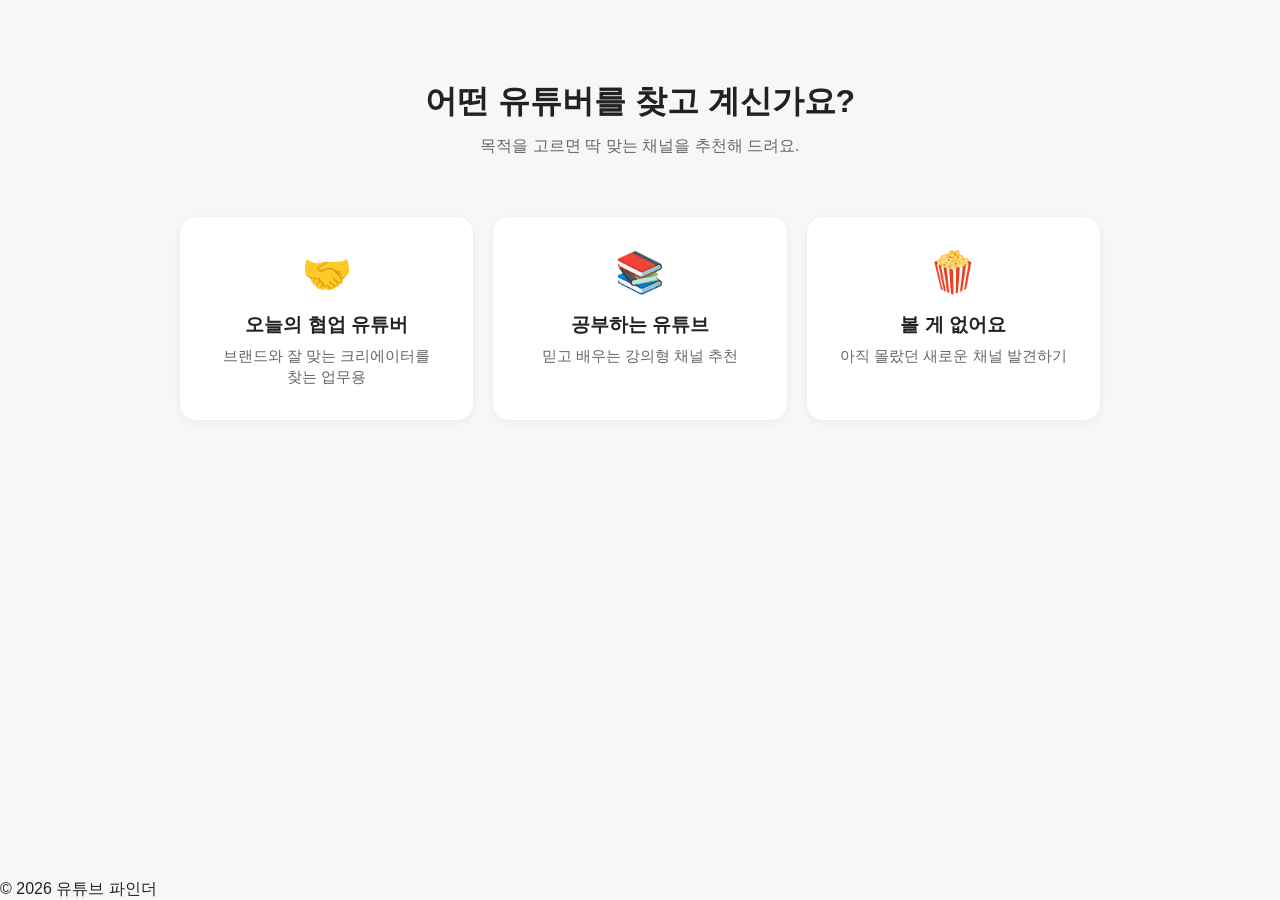
<file: index.html>
<!DOCTYPE html>
<html lang="ko">
<head>
  <meta charset="UTF-8">
  <meta name="viewport" content="width=device-width, initial-scale=1.0">
  <title>유튜브 파인더</title>
  <link rel="stylesheet" href="style.css">
</head>
<body>

  <header class="hero">
    <h1>어떤 유튜버를 찾고 계신가요?</h1>
    <p>목적을 고르면 딱 맞는 채널을 추천해 드려요.</p>
  </header>

  <main class="cards">
    <a href="business.html" class="card">
      <span class="emoji">🤝</span>
      <h2>오늘의 협업 유튜버</h2>
      <p>브랜드와 잘 맞는 크리에이터를<br> 찾는 업무용</p>
    </a>

    <a href="study.html" class="card">
      <span class="emoji">📚</span>
      <h2>공부하는 유튜브</h2>
      <p>믿고 배우는 강의형 채널 추천</p>
    </a>

    <a href="fun.html" class="card">
      <span class="emoji">🍿</span>
      <h2>볼 게 없어요</h2>
      <p>아직 몰랐던 새로운 채널 발견하기</p>
    </a>
  </main>

  <footer>
    <p>© 2026 유튜브 파인더</p>
  </footer>

</body>
</html>
</file>
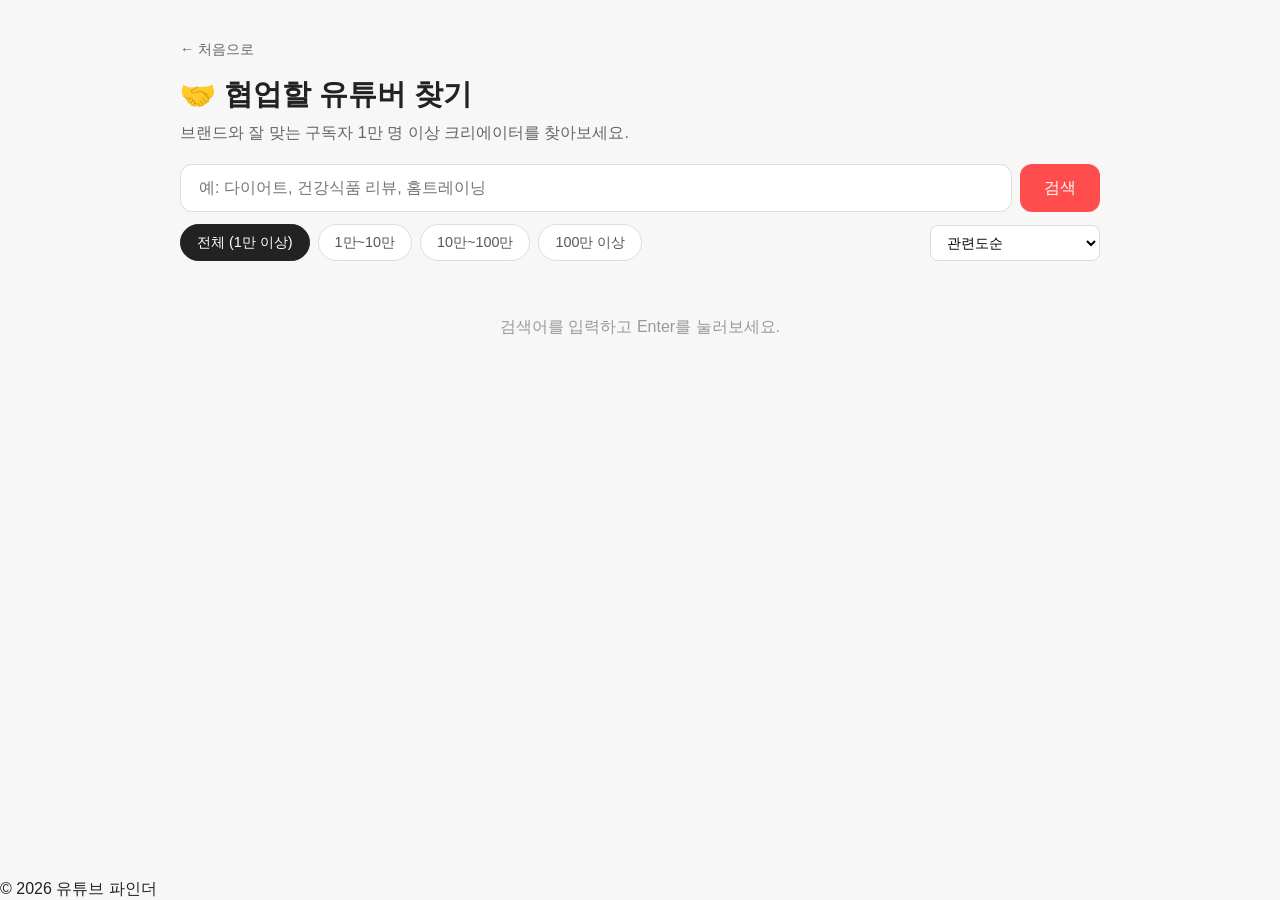
<file: business.html>
<!DOCTYPE html>
<html lang="ko">
<head>
  <meta charset="UTF-8">
  <meta name="viewport" content="width=device-width, initial-scale=1.0">
  <title>협업할 유튜버 찾기 | 유튜브 파인더</title>
  <link rel="stylesheet" href="style.css">
</head>
<body>

  <header class="page-header">
    <a href="index.html" class="back">← 처음으로</a>
    <h1>🤝 협업할 유튜버 찾기</h1>
    <p>브랜드와 잘 맞는 구독자 1만 명 이상 크리에이터를 찾아보세요.</p>
  </header>

  <section class="search-area">
    <form id="search-form" class="search-form">
      <input type="text" id="search" class="search-input" placeholder="예: 다이어트, 건강식품 리뷰, 홈트레이닝">
      <button type="submit" class="search-btn">검색</button>
    </form>

    <div class="toolbar">
      <div class="filters">
        <button class="filter-btn size-btn active" data-size="all">전체 (1만 이상)</button>
        <button class="filter-btn size-btn" data-size="small">1만~10만</button>
        <button class="filter-btn size-btn" data-size="mid">10만~100만</button>
        <button class="filter-btn size-btn" data-size="big">100만 이상</button>
      </div>
      <select id="sort" class="sort-select">
        <option value="relevance">관련도순</option>
        <option value="subscribers">구독자 많은 순</option>
        <option value="avgViews">평균 조회수 높은 순</option>
      </select>
    </div>

    <div class="result-bar">
      <p id="count" class="result-count"></p>
      <button class="reroll-btn" hidden>🔄 다른 채널 보기</button>
    </div>
    <p id="status" class="status">검색어를 입력하고 Enter를 눌러보세요.</p>
  </section>

  <main id="channel-list" class="channel-list"></main>

  <div class="reroll-bottom">
    <button class="reroll-btn" hidden>🔄 다른 채널 보기</button>
  </div>

  <footer>
    <p>© 2026 유튜브 파인더</p>
  </footer>

  <script>
    window.PAGE = {
      showEmail: true,
      avgLabel: '영상당 평균 조회수'
    };
  </script>
  <script src="config.js"></script>
  <script src="finder.js"></script>

</body>
</html>
</file>
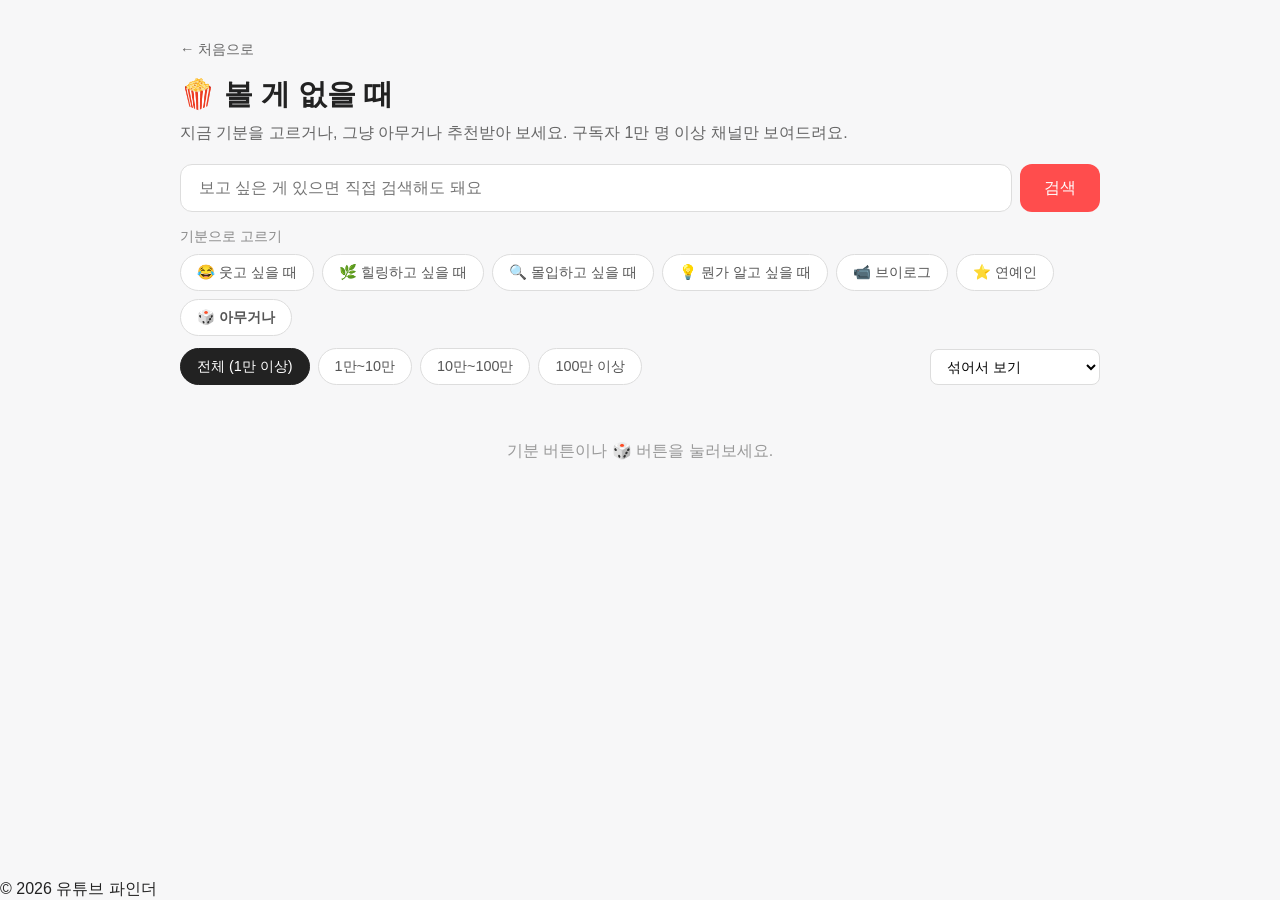
<file: fun.html>
<!DOCTYPE html>
<html lang="ko">
<head>
  <meta charset="UTF-8">
  <meta name="viewport" content="width=device-width, initial-scale=1.0">
  <title>볼 게 없을 때 | 유튜브 파인더</title>
  <link rel="stylesheet" href="style.css">
</head>
<body>

  <header class="page-header">
    <a href="index.html" class="back">← 처음으로</a>
    <h1>🍿 볼 게 없을 때</h1>
    <p>지금 기분을 고르거나, 그냥 아무거나 추천받아 보세요. 구독자 1만 명 이상 채널만 보여드려요.</p>
  </header>

  <section class="search-area">
    <form id="search-form" class="search-form">
      <input type="text" id="search" class="search-input" placeholder="보고 싶은 게 있으면 직접 검색해도 돼요">
      <button type="submit" class="search-btn">검색</button>
    </form>

    <div class="mood-row">
      <span class="row-label">기분으로 고르기</span>
      <div class="filters">
        <button class="filter-btn mood-btn" data-mood="laugh">😂 웃고 싶을 때</button>
        <button class="filter-btn mood-btn" data-mood="healing">🌿 힐링하고 싶을 때</button>
        <button class="filter-btn mood-btn" data-mood="focus">🔍 몰입하고 싶을 때</button>
        <button class="filter-btn mood-btn" data-mood="learn">💡 뭔가 알고 싶을 때</button>
        <button class="filter-btn mood-btn" data-mood="vlog">📹 브이로그</button>
        <button class="filter-btn mood-btn" data-mood="celeb">⭐ 연예인</button>
        <button id="random-btn" class="filter-btn random-chip">🎲 아무거나</button>
      </div>
    </div>

    <div class="toolbar">
      <div class="filters">
        <button class="filter-btn size-btn active" data-size="all">전체 (1만 이상)</button>
        <button class="filter-btn size-btn" data-size="small">1만~10만</button>
        <button class="filter-btn size-btn" data-size="mid">10만~100만</button>
        <button class="filter-btn size-btn" data-size="big">100만 이상</button>
      </div>
      <select id="sort" class="sort-select">
        <option value="random">섞어서 보기</option>
        <option value="subscribers">구독자 많은 순</option>
        <option value="avgViews">평균 조회수 높은 순</option>
      </select>
    </div>

    <div class="result-bar">
      <p id="count" class="result-count"></p>
      <button class="reroll-btn" hidden>🔄 다른 채널 보기</button>
    </div>
    <p id="status" class="status">기분 버튼이나 🎲 버튼을 눌러보세요.</p>
  </section>

  <main id="channel-list" class="channel-list"></main>

  <div class="reroll-bottom">
    <button class="reroll-btn" hidden>🔄 마음에 안 들어요, 다른 채널 보기</button>
  </div>

  <footer>
    <p>© 2026 유튜브 파인더</p>
  </footer>

  <script>
    window.PAGE = {
      moods: {
        laugh: ['웃긴 동물', '코미디 스케치', '몰래카메라', '웹드라마'],
        healing: ['캠핑 브이로그', '자연 ASMR', '시골 일상', '요리 브이로그'],
        focus: ['세계 미스터리', '다큐멘터리', '역사 이야기', '여행 다큐'],
        learn: ['과학 실험', '우주 이야기', '경제 상식', '심리학 이야기'],
        vlog: ['일상 브이로그', '직장인 브이로그', '자취 브이로그', '해외 생활 브이로그', '커플 브이로그'],
        celeb: ['연예인 브이로그', '아이돌 자체 콘텐츠', '배우 유튜브', '개그맨 유튜브', '웹예능']
      }
    };
  </script>
  <script src="config.js"></script>
  <script src="finder.js"></script>

</body>
</html>
</file>
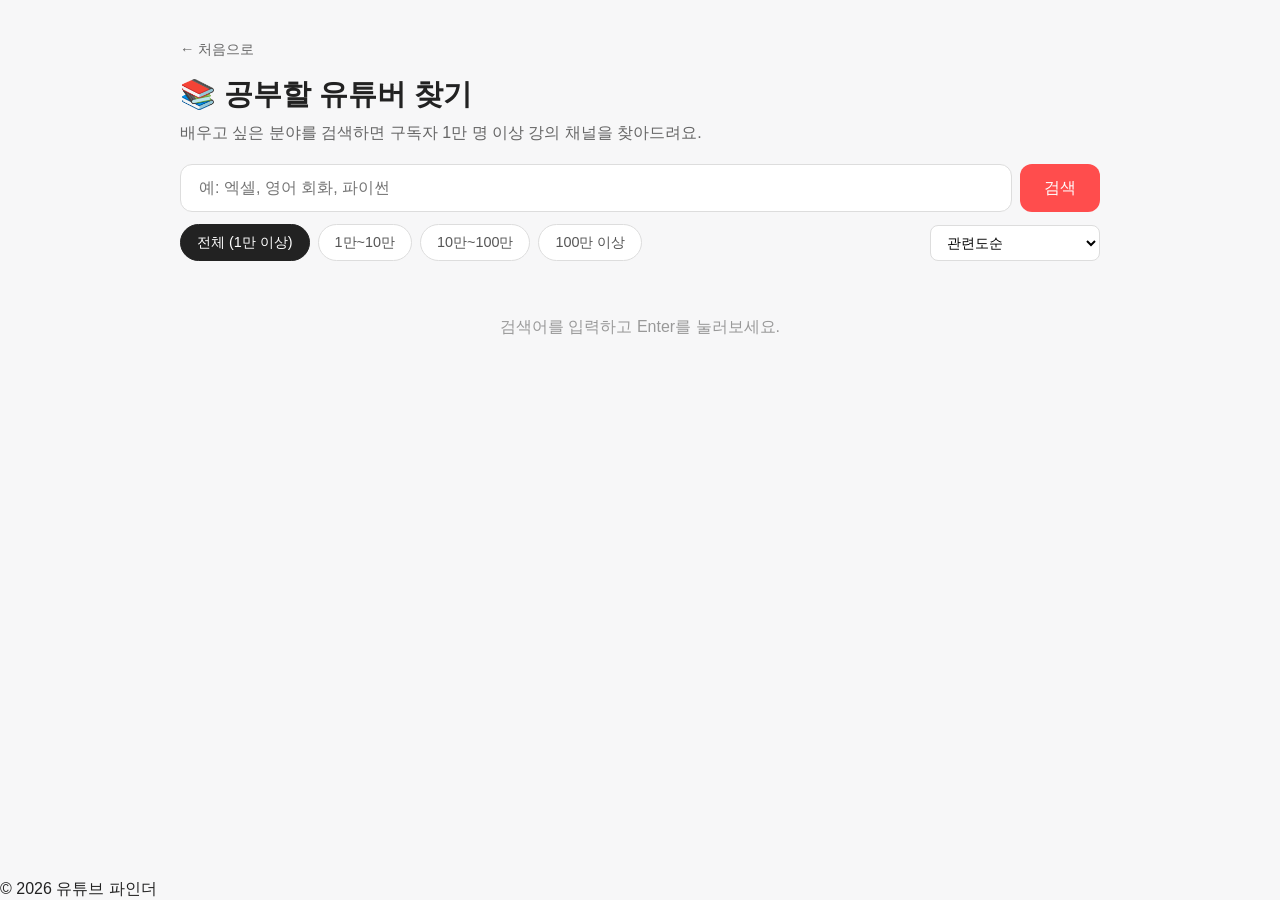
<file: study.html>
<!DOCTYPE html>
<html lang="ko">
<head>
  <meta charset="UTF-8">
  <meta name="viewport" content="width=device-width, initial-scale=1.0">
  <title>공부할 유튜버 찾기 | 유튜브 파인더</title>
  <link rel="stylesheet" href="style.css">
</head>
<body>

  <header class="page-header">
    <a href="index.html" class="back">← 처음으로</a>
    <h1>📚 공부할 유튜버 찾기</h1>
    <p>배우고 싶은 분야를 검색하면 구독자 1만 명 이상 강의 채널을 찾아드려요.</p>
  </header>

  <section class="search-area">
    <form id="search-form" class="search-form">
      <input type="text" id="search" class="search-input" placeholder="예: 엑셀, 영어 회화, 파이썬">
      <button type="submit" class="search-btn">검색</button>
    </form>

    <div class="toolbar">
      <div class="filters">
        <button class="filter-btn size-btn active" data-size="all">전체 (1만 이상)</button>
        <button class="filter-btn size-btn" data-size="small">1만~10만</button>
        <button class="filter-btn size-btn" data-size="mid">10만~100만</button>
        <button class="filter-btn size-btn" data-size="big">100만 이상</button>
      </div>
      <select id="sort" class="sort-select">
        <option value="relevance">관련도순</option>
        <option value="subscribers">구독자 많은 순</option>
        <option value="videos">강의 영상 많은 순</option>
        <option value="avgViews">평균 조회수 높은 순</option>
      </select>
    </div>

    <div class="result-bar">
      <p id="count" class="result-count"></p>
      <button class="reroll-btn" hidden>🔄 다른 채널 보기</button>
    </div>
    <p id="status" class="status">검색어를 입력하고 Enter를 눌러보세요.</p>
  </section>

  <main id="channel-list" class="channel-list"></main>

  <div class="reroll-bottom">
    <button class="reroll-btn" hidden>🔄 다른 채널 보기</button>
  </div>

  <footer>
    <p>© 2026 유튜브 파인더</p>
  </footer>

  <script>
    window.PAGE = {
      suffix: ' 강의',
      videoLabel: '강의 영상'
    };
  </script>
  <script src="config.js"></script>
  <script src="finder.js"></script>

</body>
</html>
</file>
<file: style.css>
/* 1. 기본 초기화: 브라우저마다 다른 기본 여백을 없앰 */
* {
  margin: 0;
  padding: 0;
  box-sizing: border-box;
}

/* 2. 페이지 전체 */
body {
  font-family: -apple-system, "Malgun Gothic", sans-serif;
  background: #f7f7f8;
  color: #222;
  min-height: 100vh;
  display: flex;
  flex-direction: column;
}

/* 3. 상단 제목 영역 */
.hero {
  text-align: center;
  padding: 80px 20px 40px;
}

.hero h1 {
  font-size: 2rem;
  margin-bottom: 12px;
}

.hero p {
  color: #666;
}

/* 4. 카드 3개 배치 */
.cards {
  display: grid;
  grid-template-columns: repeat(auto-fit, minmax(240px, 1fr));
  gap: 20px;
  max-width: 960px;
  width: 100%;
  margin: 0 auto;
  padding: 20px;
  flex: 1;
  align-content: start;
}

/* 5. 카드 하나하나 */
.card {
  background: #fff;
  border-radius: 16px;
  padding: 32px 24px;
  text-align: center;
  text-decoration: none;
  color: inherit;
  box-shadow: 0 2px 8px rgba(0, 0, 0, 0.06);
  transition: transform 0.2s, box-shadow 0.2s;
}

.card:hover {
  transform: translateY(-4px);
  box-shadow: 0 8px 20px rgba(0, 0, 0, 0.1);
}

.emoji {
  display: block;
  font-size: 2.5rem;
  margin-bottom: 16px;
}

.card h2 {
  font-size: 1.2rem;
  margin-bottom: 8px;
}

.card p {
  color: #666;
  font-size: 0.95rem;
}

/* 6.
/* ===== 2단계: 사용자별 페이지 ===== */

/* 상단 제목 영역 */
.page-header {
  max-width: 960px;
  width: 100%;
  margin: 0 auto;
  padding: 40px 20px 20px;
}

.back {
  display: inline-block;
  color: #666;
  text-decoration: none;
  font-size: 0.9rem;
  margin-bottom: 16px;
}

.back:hover {
  color: #222;
}

.page-header h1 {
  font-size: 1.8rem;
  margin-bottom: 8px;
}

.page-header p {
  color: #666;
}

/* 유튜버 카드 목록 */
.channel-list {
  display: grid;
  grid-template-columns: repeat(auto-fit, minmax(280px, 1fr));
  gap: 20px;
  max-width: 960px;
  width: 100%;
  margin: 0 auto;
  padding: 20px;
  flex: 1;
  align-content: start;
}

/* 유튜버 카드 하나 */
.channel {
  background: #fff;
  border-radius: 16px;
  padding: 24px;
  box-shadow: 0 2px 8px rgba(0, 0, 0, 0.06);
}

/* 프로필 동그라미 + 이름 */
.channel-top {
  display: flex;
  align-items: center;
  gap: 12px;
  margin-bottom: 20px;
}

.avatar {
  width: 48px;
  height: 48px;
  border-radius: 50%;
  background: #ff4d4d;
  color: #fff;
  display: flex;
  align-items: center;
  justify-content: center;
  font-weight: bold;
  font-size: 1.2rem;
  flex-shrink: 0;
}

.channel h2 {
  font-size: 1.1rem;
  margin-bottom: 4px;
}

.tag {
  display: inline-block;
  background: #f0f0f2;
  color: #555;
  font-size: 0.8rem;
  padding: 2px 10px;
  border-radius: 999px;
}

/* 구독자·조회수·참여율 */
.stats {
  list-style: none;
  display: flex;
  justify-content: space-between;
  text-align: center;
  padding: 16px 0;
  border-top: 1px solid #eee;
  border-bottom: 1px solid #eee;
  margin-bottom: 16px;
}

.stats strong {
  display: block;
  font-size: 1.1rem;
}

.stats span {
  font-size: 0.8rem;
  color: #888;
}

.desc {
  color: #666;
  font-size: 0.9rem;
}
/* ===== 검색창 + 필터 ===== */
.search-area {
  max-width: 960px;
  width: 100%;
  margin: 0 auto;
  padding: 0 20px;
}

.search-input {
  width: 100%;
  padding: 14px 18px;
  font-size: 1rem;
  font-family: inherit;
  border: 1px solid #ddd;
  border-radius: 12px;
  background: #fff;
  outline: none;
}

.search-input:focus {
  border-color: #ff4d4d;
}

.filters {
  display: flex;
  flex-wrap: wrap;
  gap: 8px;
  margin-top: 12px;
}

.filter-btn {
  padding: 8px 16px;
  border: 1px solid #ddd;
  border-radius: 999px;
  background: #fff;
  color: #555;
  font-size: 0.9rem;
  font-family: inherit;
  cursor: pointer;
}

.filter-btn:hover {
  border-color: #999;
}

.filter-btn.active {
  background: #222;
  color: #fff;
  border-color: #222;
}

.empty {
  display: none;
  grid-column: 1 / -1;
  text-align: center;
  color: #999;
  padding: 40px 20px;
}
/* ===== 진짜 유튜브 검색 ===== */
.search-form {
  display: flex;
  gap: 8px;
}

.search-form .search-input {
  flex: 1;
}

.search-btn {
  padding: 0 24px;
  border: none;
  border-radius: 12px;
  background: #ff4d4d;
  color: #fff;
  font-size: 1rem;
  font-family: inherit;
  cursor: pointer;
  flex-shrink: 0;
}

.search-btn:hover {
  background: #e63e3e;
}

.status {
  text-align: center;
  color: #999;
  padding: 40px 20px 0;
}

.avatar-img {
  width: 48px;
  height: 48px;
  border-radius: 50%;
  object-fit: cover;
  flex-shrink: 0;
}

a.channel {
  text-decoration: none;
  color: inherit;
  transition: transform 0.2s, box-shadow 0.2s;
}

a.channel:hover {
  transform: translateY(-4px);
  box-shadow: 0 8px 20px rgba(0, 0, 0, 0.1);
}

.channel .desc {
  display: -webkit-box;
  -webkit-line-clamp: 2;
  -webkit-box-orient: vertical;
  overflow: hidden;
  line-clamp: 2;
}
/* ===== 협업 페이지: 필터 + 정렬 + 연락처 ===== */
.toolbar {
  display: flex;
  flex-wrap: wrap;
  justify-content: space-between;
  align-items: center;
  gap: 12px;
  margin-top: 12px;
}

.toolbar .filters {
  margin-top: 0;
}

.sort-select {
  padding: 8px 12px;
  border: 1px solid #ddd;
  border-radius: 8px;
  background: #fff;
  font-size: 0.9rem;
  font-family: inherit;
  cursor: pointer;
}

.result-count {
  margin-top: 16px;
  color: #666;
  font-size: 0.9rem;
}

.contact {
  margin-top: 12px;
  font-size: 0.85rem;
  color: #333;
  word-break: break-all;
}

.contact.none {
  color: #aaa;
}
.random-btn
.topic
/* ===== 심심 페이지 v2: 기분 줄 ===== */
.mood-row {
  margin-top: 16px;
}

.row-label {
  display: block;
  font-size: 0.85rem;
  color: #888;
  margin-bottom: 8px;
}

.mood-row .filters {
  margin-top: 0;
}

.random-chip {
  background: #ff4d4d;
  color: #fff;
  border-color: #ff4d4d;
  font-weight: bold;
}

.random-chip:hover {
  background: #e63e3e;
  border-color: #e63e3e;
}
/* ===== 공통: 기분 줄 + 다른 채널 보기 ===== */
.mood-row {
  margin-top: 16px;
}

.row-label {
  display: block;
  font-size: 0.85rem;
  color: #888;
  margin-bottom: 8px;
}

.mood-row .filters {
  margin-top: 0;
}

.random-chip {
  background: #ff4d4d;
  color: #fff;
  border-color: #ff4d4d;
  font-weight: bold;
}

.random-chip:hover {
  background: #e63e3e;
  border-color: #e63e3e;
}

.result-bar {
  display: flex;
  justify-content: space-between;
  align-items: center;
  gap: 12px;
  margin-top: 16px;
}

.result-bar .result-count {
  margin-top: 0;
}

.reroll-btn {
  padding: 8px 16px;
  border: 1px solid #ff4d4d;
  border-radius: 999px;
  background: #fff;
  color: #ff4d4d;
  font-size: 0.9rem;
  font-weight: bold;
  font-family: inherit;
  cursor: pointer;
  flex-shrink: 0;
}

.reroll-btn:hover {
  background: #ff4d4d;
  color: #fff;
}

.reroll-btn[hidden] {
  display: none;
}

.reroll-bottom {
  text-align: center;
  padding: 8px 20px 24px;
}
/* ===== 기분 버튼: 선택한 것만 빨간색 ===== */
.random-chip {
  background: #fff;
  color: #555;
  border-color: #ddd;
}

.random-chip:hover {
  background: #fff;
  border-color: #999;
}

.mood-btn.selected,
.random-chip.selected,
.mood-btn.selected:hover,
.random-chip.selected:hover {
  background: #ff4d4d;
  color: #fff;
  border-color: #ff4d4d;
  font-weight: bold;
}
</file>
